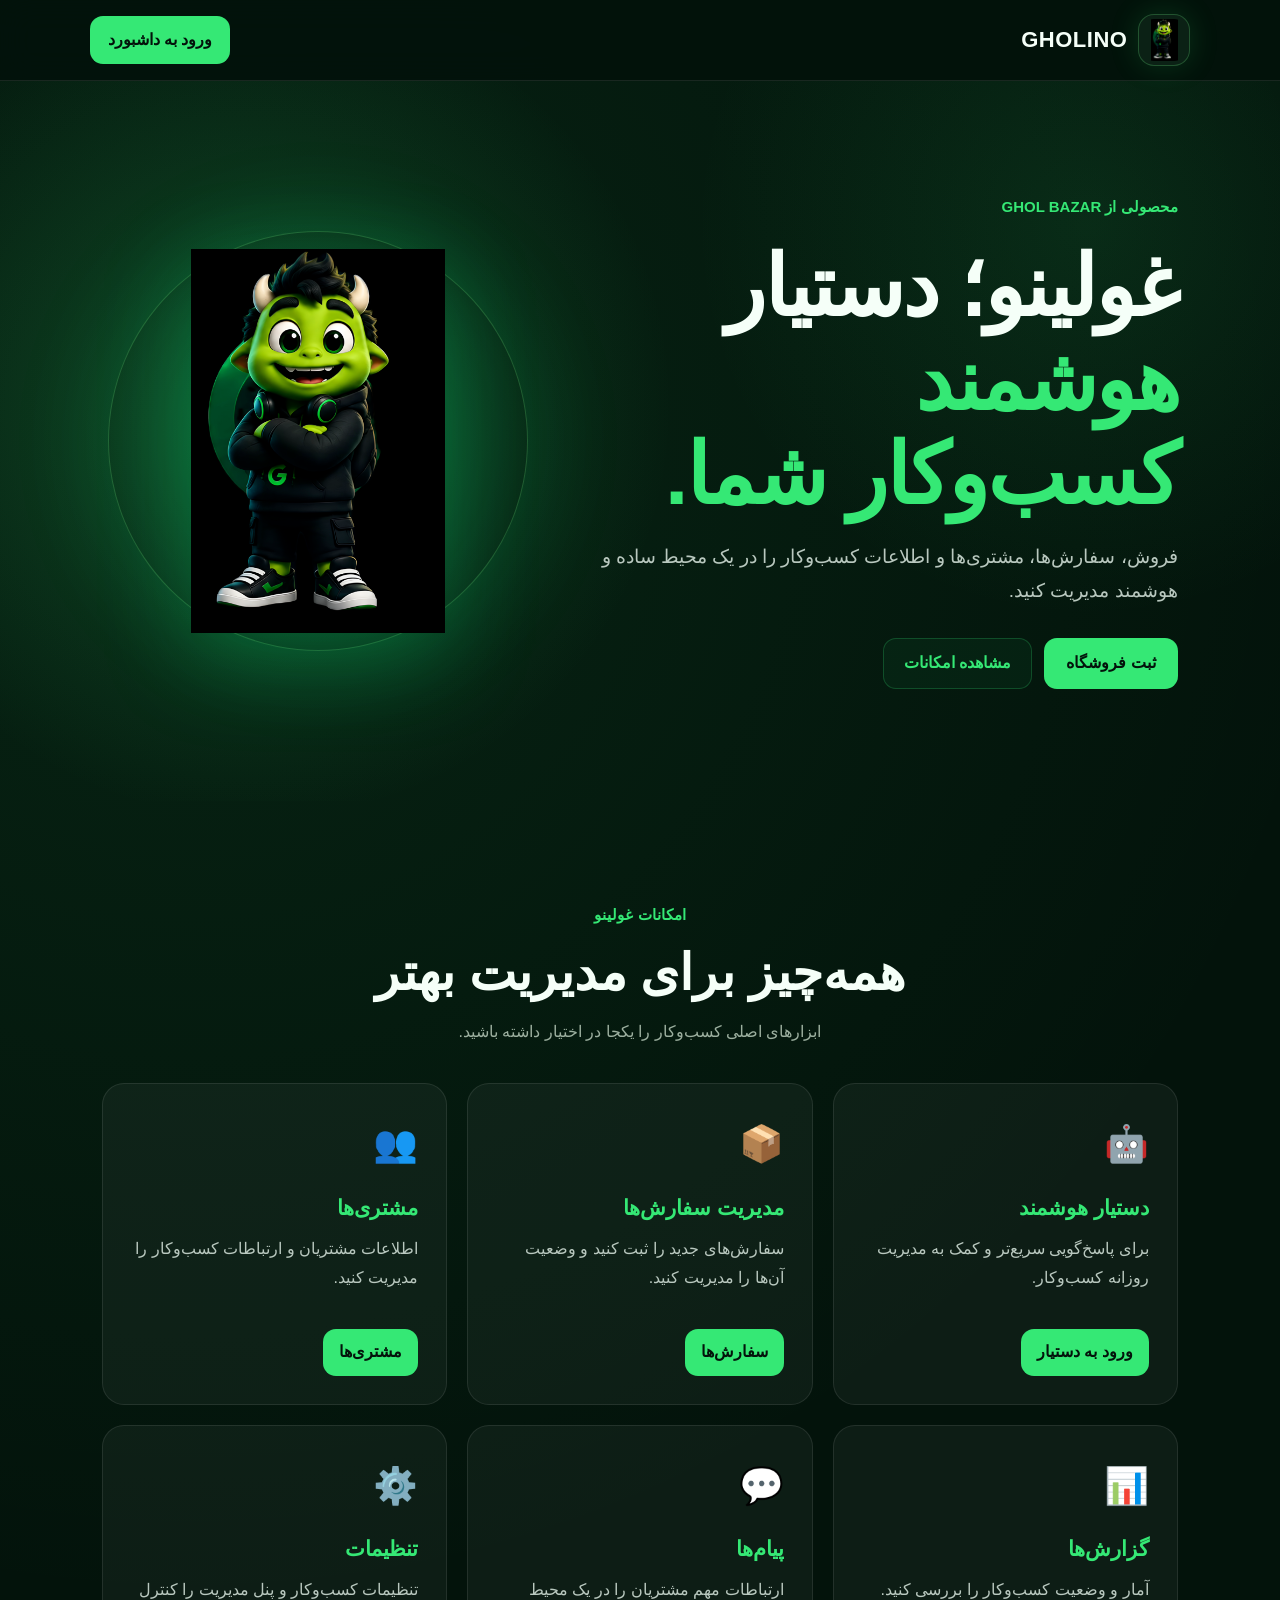
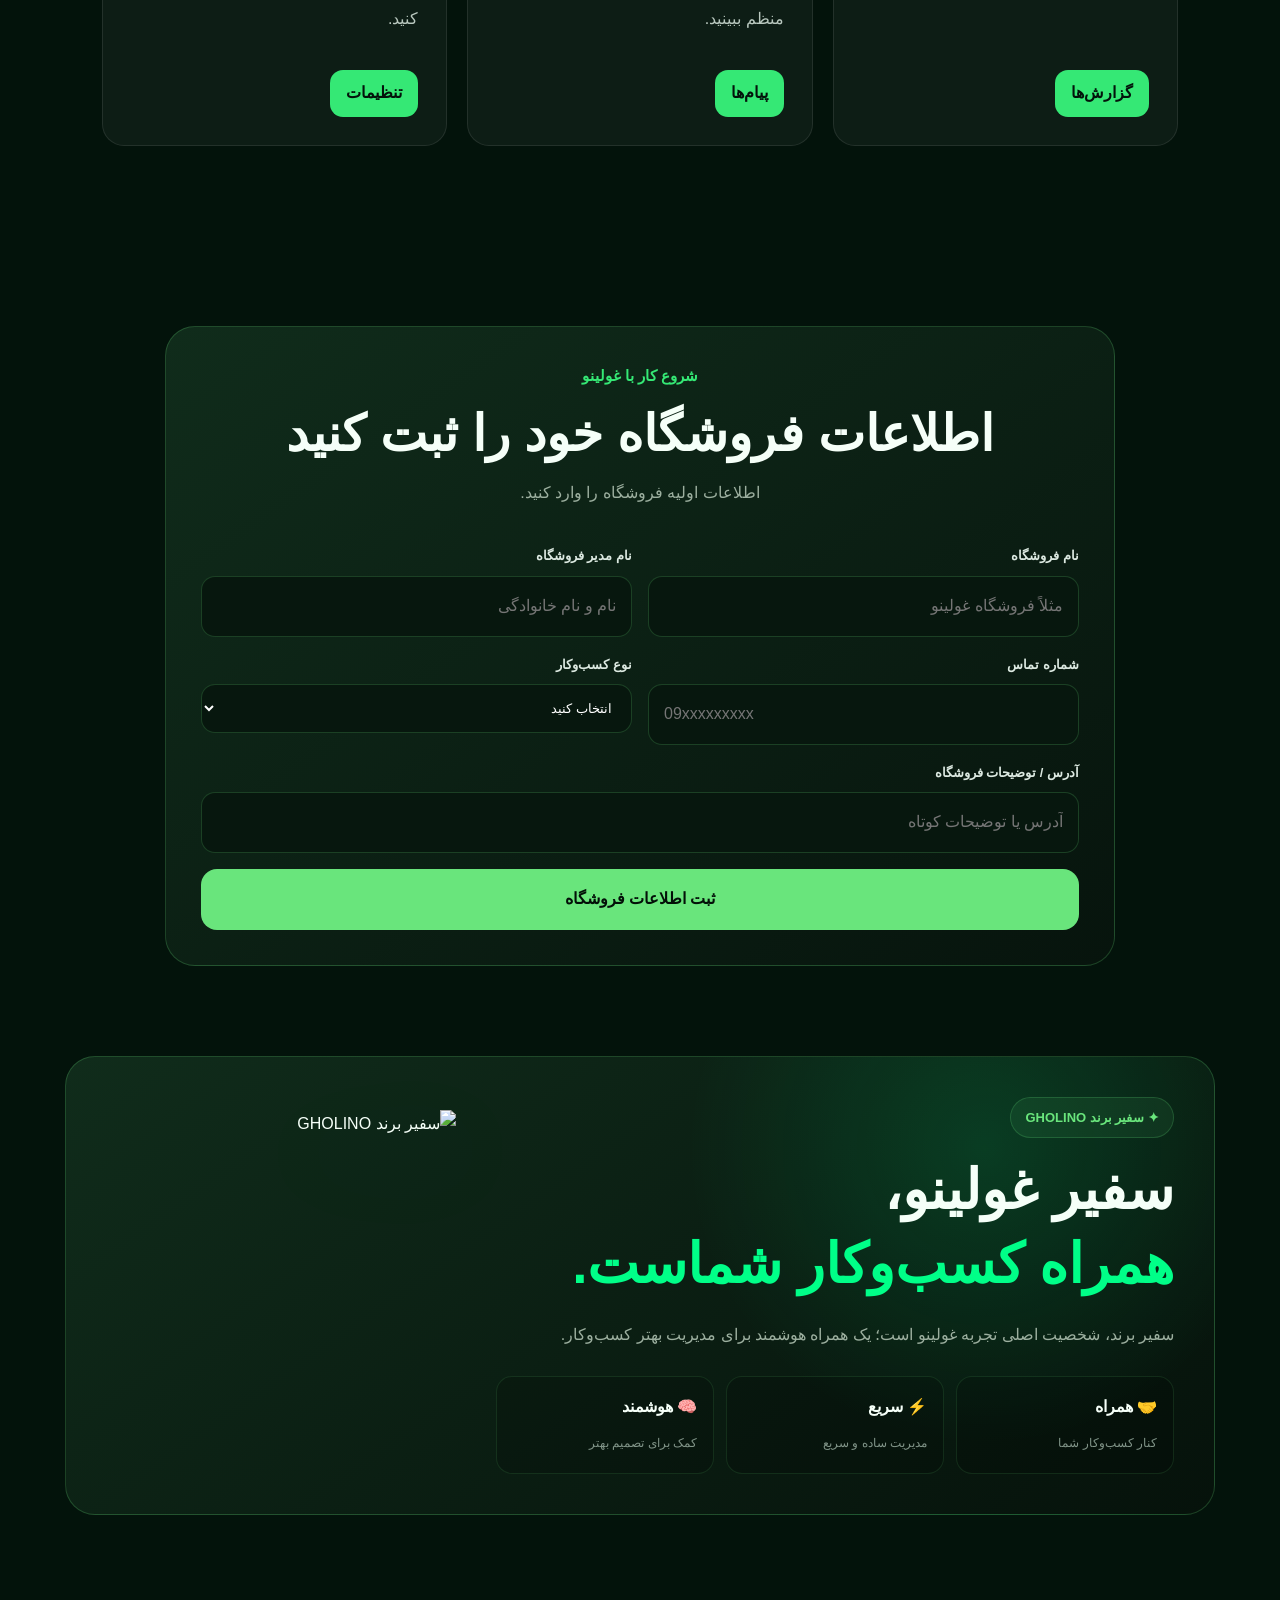
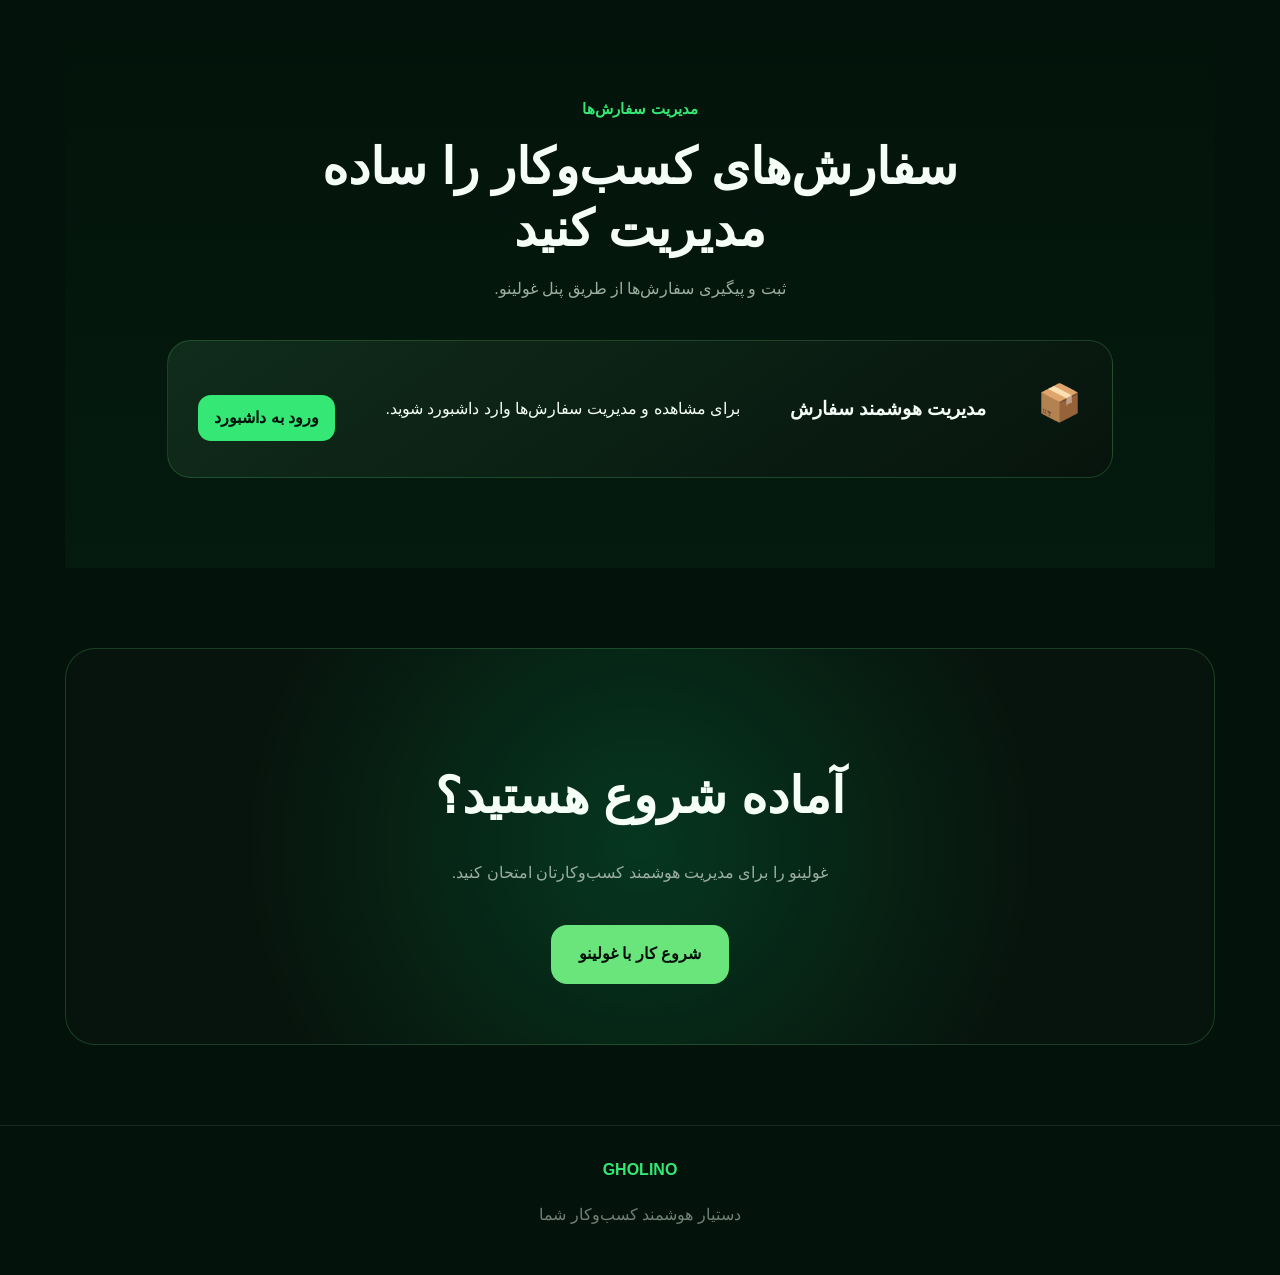
<file: index.html>
<!doctype html>
<html lang="fa" dir="rtl">
<head>
  <meta charset="UTF-8">
  <meta name="viewport" content="width=device-width, initial-scale=1.0">

  <title>GHOLINO | غولینو</title>

  <link rel="stylesheet" href="styles.css">

  <style>
    .brand-logo {
      width: 52px;
      height: 52px;
      object-fit: contain;
      border-radius: 16px;
      background: #0b2115;
      border: 1px solid rgba(105, 229, 124, .25);
      padding: 4px;
    }

    .hero-logo {
      width: 420px;
      height: 420px;
      border-radius: 50%;
      display: flex;
      align-items: center;
      justify-content: center;
      margin: auto;
      background:
        radial-gradient(
          circle,
          rgba(0, 255, 136, .25),
          rgba(0, 255, 136, .06) 55%,
          transparent 72%
        );
      border: 1px solid rgba(105, 229, 124, .25);
      box-shadow: 0 0 100px rgba(0, 255, 136, .15);
    }

    .hero-logo img {
      width: 92%;
      height: 92%;
      object-fit: contain;
      display: block;
      filter: drop-shadow(
        0 25px 45px rgba(0, 255, 136, .2)
      );
    }

    .ambassador-section {
      width: min(1150px, calc(100% - 30px));
      margin: 90px auto;
      padding: 40px;
      border-radius: 30px;
      background:
        radial-gradient(
          circle at 80% 20%,
          rgba(0, 255, 136, .14),
          transparent 30%
        ),
        linear-gradient(145deg, #102c1b, #06120b);
      border: 1px solid rgba(105, 229, 124, .22);
    }

    .ambassador-grid {
      display: grid;
      grid-template-columns: 1fr 350px;
      align-items: center;
      gap: 40px;
    }

    .ambassador-image {
      width: 100%;
      max-width: 350px;
      height: 350px;
      object-fit: contain;
      display: block;
      margin: auto;
      filter: drop-shadow(
        0 30px 50px rgba(0, 255, 136, .2)
      );
    }

    .ambassador-section h2 {
      font-size: clamp(32px, 5vw, 55px);
      line-height: 1.35;
      margin: 15px 0;
    }

    .ambassador-section h2 span {
      color: #00ff88;
    }

    .ambassador-section p {
      color: #9caf9f;
      line-height: 2.1;
    }

    .ambassador-badge {
      display: inline-block;
      padding: 8px 14px;
      border-radius: 999px;
      color: #69e57c;
      background: rgba(105, 229, 124, .08);
      border: 1px solid rgba(105, 229, 124, .2);
      font-size: 13px;
      font-weight: 900;
    }

    .ambassador-points {
      display: grid;
      grid-template-columns: repeat(3, 1fr);
      gap: 12px;
      margin-top: 25px;
    }

    .ambassador-point {
      padding: 16px;
      border-radius: 16px;
      background: rgba(0, 0, 0, .16);
      border: 1px solid rgba(105, 229, 124, .12);
    }

    .ambassador-point strong {
      display: block;
      margin-bottom: 6px;
    }

    .ambassador-point span {
      color: #819488;
      font-size: 12px;
    }

    .register-section {
      width: min(950px, calc(100% - 30px));
      margin: 80px auto;
      padding: 35px;
      border-radius: 30px;
      background: linear-gradient(145deg, #102c1b, #07140d);
      border: 1px solid rgba(105, 229, 124, .22);
    }

    .register-form {
      display: grid;
      grid-template-columns: repeat(2, 1fr);
      gap: 16px;
    }

    .input-group {
      display: flex;
      flex-direction: column;
      gap: 8px;
    }

    .input-group.full {
      grid-column: 1 / -1;
    }

    .input-group input,
    .input-group select {
      width: 100%;
      padding: 15px;
      border-radius: 14px;
      border: 1px solid rgba(105, 229, 124, .2);
      background: #07170e;
      color: #fff;
      outline: none;
      box-sizing: border-box;
    }

    .register-btn {
      grid-column: 1 / -1;
      padding: 16px;
      border: 0;
      border-radius: 16px;
      background: #69e57c;
      color: #031008;
      font-weight: 900;
      cursor: pointer;
    }

    .orders-section,
    .cta-section {
      width: min(1150px, calc(100% - 30px));
      margin: 80px auto;
    }

    .section-heading {
      text-align: center;
      margin-bottom: 35px;
    }

    .section-heading h2 {
      font-size: clamp(30px, 5vw, 50px);
      margin: 12px 0;
    }

    .section-heading p {
      color: #9caf9f;
      line-height: 2;
    }

    .order-card {
      padding: 30px;
      border-radius: 24px;
      background: linear-gradient(145deg, #102c1b, #07140d);
      border: 1px solid rgba(105, 229, 124, .2);
      text-align: center;
    }

    .cta-section {
      padding: 60px 30px;
      text-align: center;
      border-radius: 30px;
      background:
        radial-gradient(
          circle at center,
          rgba(0, 255, 136, .15),
          transparent 65%
        ),
        #07140d;
      border: 1px solid rgba(105, 229, 124, .2);
    }

    .cta-section h2 {
      font-size: clamp(30px, 5vw, 50px);
      margin-bottom: 15px;
    }

    .cta-section p {
      color: #9caf9f;
      line-height: 2;
    }

    .cta-btn {
      display: inline-block;
      margin-top: 20px;
      padding: 15px 28px;
      border-radius: 16px;
      background: #69e57c;
      color: #031008;
      text-decoration: none;
      font-weight: 900;
    }

    @media (max-width: 800px) {
      .hero-logo {
        width: 300px;
        height: 300px;
      }

      .ambassador-section {
        padding: 25px;
      }

      .ambassador-grid {
        grid-template-columns: 1fr;
        text-align: center;
      }

      .ambassador-image {
        order: -1;
        width: 260px;
        height: 260px;
      }

      .ambassador-points {
        grid-template-columns: 1fr;
      }

      .register-form {
        grid-template-columns: 1fr;
      }

      .input-group.full,
      .register-btn {
        grid-column: auto;
      }
    }
  </style>
</head>

<body>

  <!-- =========================
       HEADER
  ========================== -->

  <header class="site-header">

    <a href="index.html" class="brand">

      <img
        class="brand-logo"
        src="assets/    gholino-ambassador.PNG"
        alt="سفیر برند GHOLINO"
      >

      <span>GHOLINO</span>

    </a>

    <a
      href="dashboard.html"
      class="header-btn"
    >
      ورود به داشبورد
    </a>

  </header>


  <!-- =========================
       MAIN
  ========================== -->

  <main>

    <!-- =========================
         HERO
    ========================== -->

    <section class="hero" id="start">

      <div class="hero-content">

        <span class="eyebrow">
          محصولی از GHOL BAZAR
        </span>

        <h1>
          غولینو؛ دستیار
          <span>
            هوشمند کسب‌وکار شما.
          </span>
        </h1>

        <p>
          فروش، سفارش‌ها، مشتری‌ها و اطلاعات کسب‌وکار
          را در یک محیط ساده و هوشمند مدیریت کنید.
        </p>

        <div class="hero-actions">

          <a
            href="#register"
            class="main-btn"
          >
            ثبت فروشگاه
          </a>

          <a
            href="#features"
            class="secondary-btn"
          >
            مشاهده امکانات
          </a>

        </div>

      </div>


      <div class="hero-visual">

        <div class="hero-logo">

          <img
            src="assets/    gholino-ambassador.PNG"
            alt="سفیر برند GHOLINO"
          >

        </div>

      </div>

    </section>


    <!-- =========================
         FEATURES
    ========================== -->

    <section
      id="features"
      class="features-section"
    >

      <div class="section-heading">

        <span class="eyebrow">
          امکانات غولینو
        </span>

        <h2>
          همه‌چیز برای مدیریت بهتر
        </h2>

        <p>
          ابزارهای اصلی کسب‌وکار را یکجا در اختیار داشته باشید.
        </p>

      </div>


      <div class="feature-grid">


        <article class="feature-card">

          <div class="feature-icon">
            🤖
          </div>

          <h3>
            دستیار هوشمند
          </h3>

          <p>
            برای پاسخ‌گویی سریع‌تر و کمک به مدیریت روزانه کسب‌وکار.
          </p>

          <a
            href="dashboard.html#assistant"
            class="feature-btn"
          >
            ورود به دستیار
          </a>

        </article>


        <article class="feature-card">

          <div class="feature-icon">
            📦
          </div>

          <h3>
            مدیریت سفارش‌ها
          </h3>

          <p>
            سفارش‌های جدید را ثبت کنید و وضعیت آن‌ها را مدیریت کنید.
          </p>

          <a
            href="#orders"
            class="feature-btn"
          >
            سفارش‌ها
          </a>

        </article>


        <article class="feature-card">

          <div class="feature-icon">
            👥
          </div>

          <h3>
            مشتری‌ها
          </h3>

          <p>
            اطلاعات مشتریان و ارتباطات کسب‌وکار را مدیریت کنید.
          </p>

          <a
            href="dashboard.html#customers"
            class="feature-btn"
          >
            مشتری‌ها
          </a>

        </article>


        <article class="feature-card">

          <div class="feature-icon">
            📊
          </div>

          <h3>
            گزارش‌ها
          </h3>

          <p>
            آمار و وضعیت کسب‌وکار را بررسی کنید.
          </p>

          <a
            href="dashboard.html#reports"
            class="feature-btn"
          >
            گزارش‌ها
          </a>

        </article>


        <article class="feature-card">

          <div class="feature-icon">
            💬
          </div>

          <h3>
            پیام‌ها
          </h3>

          <p>
            ارتباطات مهم مشتریان را در یک محیط منظم ببینید.
          </p>

          <a
            href="dashboard.html#messages"
            class="feature-btn"
          >
            پیام‌ها
          </a>

        </article>


        <article class="feature-card">

          <div class="feature-icon">
            ⚙️
          </div>

          <h3>
            تنظیمات
          </h3>

          <p>
            تنظیمات کسب‌وکار و پنل مدیریت را کنترل کنید.
          </p>

          <a
            href="dashboard.html#settings"
            class="feature-btn"
          >
            تنظیمات
          </a>

        </article>

      </div>

    </section>


    <!-- =========================
         REGISTER
    ========================== -->

    <section
      id="register"
      class="register-section"
    >

      <div class="section-heading">

        <span class="eyebrow">
          شروع کار با غولینو
        </span>

        <h2>
          اطلاعات فروشگاه خود را ثبت کنید
        </h2>

        <p>
          اطلاعات اولیه فروشگاه را وارد کنید.
        </p>

      </div>


      <form
        id="storeRegisterForm"
        class="register-form"
      >

        <div class="input-group">

          <label for="storeName">
            نام فروشگاه
          </label>

          <input
            id="storeName"
            type="text"
            placeholder="مثلاً فروشگاه غولینو"
            required
          >

        </div>


        <div class="input-group">

          <label for="ownerName">
            نام مدیر فروشگاه
          </label>

          <input
            id="ownerName"
            type="text"
            placeholder="نام و نام خانوادگی"
            required
          >

        </div>


        <div class="input-group">

          <label for="phone">
            شماره تماس
          </label>

          <input
            id="phone"
            type="tel"
            placeholder="09xxxxxxxxx"
            required
          >

        </div>


        <div class="input-group">

          <label for="storeType">
            نوع کسب‌وکار
          </label>

          <select id="storeType">

            <option value="">
              انتخاب کنید
            </option>

            <option value="فروشگاه اینترنتی">
              فروشگاه اینترنتی
            </option>

            <option value="فروشگاه فیزیکی">
              فروشگاه فیزیکی
            </option>

            <option value="خدماتی">
              خدماتی
            </option>

            <option value="تولیدی">
              تولیدی
            </option>

            <option value="سایر">
              سایر
            </option>

          </select>

        </div>


        <div class="input-group full">

          <label for="storeAddress">
            آدرس / توضیحات فروشگاه
          </label>

          <input
            id="storeAddress"
            type="text"
            placeholder="آدرس یا توضیحات کوتاه"
          >

        </div>


        <button
          type="submit"
          class="register-btn"
        >
          ثبت اطلاعات فروشگاه
        </button>

      </form>

    </section>


    <!-- =========================
         BRAND AMBASSADOR
    ========================== -->

    <section
      class="ambassador-section"
    >

      <div class="ambassador-grid">


        <div>

          <span class="ambassador-badge">
            ✦ سفیر برند GHOLINO
          </span>

          <h2>

            سفیر غولینو،

            <br>

            <span>
              همراه کسب‌وکار شماست.
            </span>

          </h2>

          <p>
            سفیر برند، شخصیت اصلی تجربه غولینو است؛
            یک همراه هوشمند برای مدیریت بهتر کسب‌وکار.
          </p>


          <div class="ambassador-points">


            <div class="ambassador-point">

              <strong>
                🤝 همراه
              </strong>

              <span>
                کنار کسب‌وکار شما
              </span>

            </div>


            <div class="ambassador-point">

              <strong>
                ⚡ سریع
              </strong>

              <span>
                مدیریت ساده و سریع
              </span>

            </div>


            <div class="ambassador-point">

              <strong>
                🧠 هوشمند
              </strong>

              <span>
                کمک برای تصمیم بهتر
              </span>

            </div>


          </div>

        </div>


        <img
          class="ambassador-image"assets/    gholino-ambassador.PNG"
          alt="سفیر برند GHOLINO"
        >

      </div>

    </section>


    <!-- =========================
         ORDERS
    ========================== -->

    <section
      id="orders"
      class="orders-section"
    >

      <div class="section-heading">

        <span class="eyebrow">
          مدیریت سفارش‌ها
        </span>

        <h2>
          سفارش‌های کسب‌وکار را ساده مدیریت کنید
        </h2>

        <p>
          ثبت و پیگیری سفارش‌ها از طریق پنل غولینو.
        </p>

      </div>


      <div class="order-card">

        <div class="feature-icon">
          📦
        </div>

        <h3>
          مدیریت هوشمند سفارش
        </h3>

        <p>
          برای مشاهده و مدیریت سفارش‌ها وارد داشبورد شوید.
        </p>

        <a
          href="dashboard.html"
          class="feature-btn"
        >
          ورود به داشبورد
        </a>

      </div>

    </section>


    <!-- =========================
         CTA
    ========================== -->

    <section class="cta-section">

      <h2>
        آماده شروع هستید؟
      </h2>

      <p>
        غولینو را برای مدیریت هوشمند کسب‌وکارتان امتحان کنید.
      </p>

      <a
        href="#register"
        class="cta-btn"
      >
        شروع کار با غولینو
      </a>

    </section>

  </main>


  <!-- =========================
       FOOTER
  ========================== -->

  <footer class="site-footer">

    <div>

      <strong>
        GHOLINO
      </strong>

      <p>
        دستیار هوشمند کسب‌وکار شما
      </p>

    </div>

  </footer>


  <!-- =========================
       JAVASCRIPT
  ========================== -->

  <script src="app.js"></script>

</body>
</html>
</file>
<file: styles.css>
* {
  box-sizing: border-box;
}

html {
  scroll-behavior: smooth;
}

:root {
  --bg: #03130b;
  --bg-soft: #061d10;
  --card: #092517;
  --card-light: rgba(255, 255, 255, 0.045);
  --green: #35e875;
  --green-dark: #0b8f42;
  --text: #f5fff8;
  --muted: #b9c8bf;
  --muted-dark: #718077;
  --border: rgba(255, 255, 255, 0.09);
  --green-border: rgba(53, 232, 117, 0.22);
  --radius: 22px;
}

body {
  margin: 0;
  min-height: 100vh;
  overflow-x: hidden;
  font-family:
    -apple-system,
    BlinkMacSystemFont,
    "Segoe UI",
    Tahoma,
    Arial,
    sans-serif;

  background:
    radial-gradient(
      circle at 15% 10%,
      rgba(53, 232, 117, 0.08),
      transparent 28%
    ),
    var(--bg);

  color: var(--text);
  line-height: 1.8;
}

button,
input {
  font: inherit;
}

button {
  cursor: pointer;
}

a {
  color: inherit;
  text-decoration: none;
}


/* HEADER */

.site-header {
  position: sticky;
  top: 0;
  z-index: 100;

  min-height: 76px;

  display: flex;
  align-items: center;
  justify-content: space-between;

  gap: 20px;
  padding: 14px 7%;

  background: rgba(3, 19, 11, 0.94);
  border-bottom: 1px solid var(--border);

  backdrop-filter: blur(16px);
  -webkit-backdrop-filter: blur(16px);
}

.brand {
  display: inline-flex;
  align-items: center;
  gap: 11px;

  font-size: 22px;
  font-weight: 900;
  letter-spacing: 0.5px;
}

.brand-logo {
  width: 42px;
  height: 42px;

  display: grid;
  place-items: center;

  border-radius: 13px;

  background: var(--green);
  color: var(--bg);

  font-size: 25px;
  font-weight: 900;

  box-shadow: 0 0 30px rgba(53, 232, 117, 0.15);
}

.header-btn,
.main-btn,
.card-btn,
.feature-btn,
.secondary-btn,
.back-btn {
  border-radius: 13px;
  transition:
    transform 0.2s ease,
    opacity 0.2s ease,
    background 0.2s ease;
}

.header-btn:hover,
.main-btn:hover,
.card-btn:hover,
.feature-btn:hover,
.secondary-btn:hover,
.back-btn:hover {
  transform: translateY(-2px);
}

.header-btn {
  padding: 10px 18px;

  background: var(--green);
  color: var(--bg);

  font-weight: 900;
}

.back-btn {
  color: var(--green);
  font-weight: 800;
}


/* COMMON */

main {
  width: 100%;
}

.eyebrow {
  display: inline-block;

  color: var(--green);
  font-size: 15px;
  font-weight: 800;
}

.section-heading {
  max-width: 760px;
  margin: 0 auto 42px;
  text-align: center;
}

.section-heading h2,
.about-section h2,
.dashboard-title,
.dashboard-section-heading h2 {
  margin: 8px 0 12px;

  font-size: clamp(32px, 5vw, 52px);
  line-height: 1.25;
}

.section-heading p,
.about-section p,
.dashboard-welcome p {
  margin: 0;
  color: var(--muted);
}


/* HERO */

.hero {
  position: relative;

  min-height: 720px;

  display: grid;
  grid-template-columns: minmax(0, 1.15fr) minmax(300px, 0.85fr);
  align-items: center;

  gap: 60px;

  padding: 90px 8%;

  overflow: hidden;

  background:
    radial-gradient(
      circle at 20% 45%,
      rgba(53, 232, 117, 0.2),
      transparent 38%
    ),
    radial-gradient(
      circle at 85% 20%,
      rgba(53, 232, 117, 0.1),
      transparent 32%
    );
}

.hero-content {
  max-width: 760px;
}

.hero h1 {
  margin: 18px 0;

  max-width: 780px;

  font-size: clamp(48px, 7vw, 84px);
  line-height: 1.12;
  letter-spacing: -2px;
}

.hero h1 span {
  display: block;
  color: var(--green);
}

.hero p {
  max-width: 650px;

  margin: 0 0 30px;

  color: var(--muted);
  font-size: 19px;
}

.hero-actions {
  display: flex;
  flex-wrap: wrap;
  align-items: center;
  gap: 12px;
}

.main-btn {
  display: inline-flex;
  align-items: center;
  justify-content: center;

  min-height: 48px;
  padding: 11px 22px;

  border: 0;

  background: var(--green);
  color: var(--bg);

  font-weight: 900;
}

.secondary-btn {
  display: inline-flex;
  align-items: center;
  justify-content: center;

  min-height: 48px;
  padding: 10px 20px;

  border: 1px solid var(--green-border);

  background: rgba(53, 232, 117, 0.05);
  color: var(--green);

  font-weight: 800;
}

.hero-trust {
  display: flex;
  flex-wrap: wrap;
  gap: 18px;

  margin-top: 24px;

  color: #91a399;
  font-size: 14px;
}

.hero-visual {
  position: relative;

  min-height: 400px;

  display: grid;
  place-items: center;
}

.hero-logo {
  width: min(300px, 70vw);
  height: min(300px, 70vw);

  display: grid;
  place-items: center;

  border-radius: 50%;

  background:
    radial-gradient(
      circle at 35% 30%,
      #63f493,
      var(--green-dark)
    );

  color: var(--bg);

  font-size: clamp(110px, 14vw, 155px);
  font-weight: 950;

  box-shadow:
    0 0 80px rgba(53, 232, 117, 0.22),
    inset 0 0 40px rgba(255, 255, 255, 0.08);
}

.floating-card {
  position: absolute;

  display: flex;
  align-items: center;
  gap: 9px;

  min-width: 170px;
  padding: 13px 16px;

  border: 1px solid var(--green-border);
  border-radius: 16px;

  background: rgba(6, 29, 16, 0.92);

  box-shadow: 0 20px 50px rgba(0, 0, 0, 0.25);

  backdrop-filter: blur(10px);
}

.floating-card strong {
  display: block;
  font-size: 13px;
}

.floating-card small {
  display: block;
  color: var(--muted);
  font-size: 11px;
}

.floating-card-one {
  right: 0;
  top: 30px;
}

.floating-card-two {
  left: 0;
  bottom: 35px;
}


/* FEATURES */

.features-section {
  padding: 100px 8%;
}

.feature-grid {
  max-width: 1150px;

  display: grid;
  grid-template-columns: repeat(3, 1fr);

  gap: 20px;

  margin: auto;
}

.feature-card {
  min-height: 275px;

  padding: 28px;

  border: 1px solid var(--border);
  border-radius: var(--radius);

  background: var(--card-light);

  transition:
    transform 0.25s ease,
    border-color 0.25s ease;
}

.feature-card:hover {
  transform: translateY(-5px);
  border-color: var(--green-border);
}

.feature-icon {
  font-size: 36px;
  margin-bottom: 12px;
}

.feature-card h3 {
  margin: 0 0 8px;

  color: var(--green);
  font-size: 21px;
}

.feature-card p {
  min-height: 76px;

  margin: 0;

  color: var(--muted);
}

.feature-btn {
  display: inline-flex;

  margin-top: 18px;
  padding: 9px 16px;

  background: var(--green);
  color: var(--bg);

  font-weight: 800;
}


/* ORDERS */

.orders-section {
  padding: 90px 8%;

  background:
    linear-gradient(
      180deg,
      transparent,
      rgba(53, 232, 117, 0.035)
    );
}

.order-panel {
  max-width: 1050px;

  margin: auto;
  padding: 25px;

  border: 1px solid var(--border);
  border-radius: 25px;

  background: rgba(255, 255, 255, 0.035);
}

.order-form {
  display: grid;
  grid-template-columns: repeat(3, 1fr) auto;
  gap: 13px;

  align-items: end;
}

.input-group {
  display: flex;
  flex-direction: column;
  gap: 7px;
}

.input-group label {
  color: #dce9e1;
  font-size: 13px;
  font-weight: 700;
}

.input-group input {
  width: 100%;

  min-height: 49px;

  padding: 10px 14px;

  border: 1px solid rgba(255, 255, 255, 0.1);
  border-radius: 13px;

  outline: none;

  background: #061b10;
  color: white;
}

.input-group input:focus {
  border-color: var(--green);
  box-shadow: 0 0 0 3px rgba(53, 232, 117, 0.08);
}

.order-submit {
  min-height: 49px;
  white-space: nowrap;
}

.orders-list {
  display: grid;
  gap: 12px;

  margin-top: 25px;
}

.empty-orders {
  padding: 25px;

  border: 1px dashed rgba(255, 255, 255, 0.12);
  border-radius: 16px;

  color: var(--muted);
  text-align: center;
}

.order-card {
  display: flex;
  align-items: center;
  justify-content: space-between;

  gap: 15px;

  padding: 18px;

  border: 1px solid var(--green-border);
  border-radius: 17px;

  background: #071e11;
}

.order-info h3 {
  margin: 0 0 4px;

  color: var(--green);
  font-size: 18px;
}

.order-info p {
  margin: 2px 0;

  color: var(--muted);
  font-size: 13px;
}

.order-actions {
  display: flex;
  flex-wrap: wrap;
  gap: 7px;
}

.order-action {
  border: 1px solid var(--green-border);
  border-radius: 10px;

  padding: 8px 12px;

  background: rgba(53, 232, 117, 0.08);
  color: var(--green);

  font-weight: 700;
}

.order-action.delete {
  color: #ff8d8d;
  border-color: rgba(255, 100, 100, 0.2);
}


/* ABOUT */

.about-section {
  max-width: 1050px;

  margin: 40px auto 100px;
  padding: 75px 8%;

  text-align: center;

  border: 1px solid var(--border);
  border-radius: 32px;

  background:
    radial-gradient(
      circle at center,
      rgba(53, 232, 117, 0.15),
      transparent 65%
    ),
    rgba(255, 255, 255, 0.035);
}

.about-section p {
  max-width: 700px;
  margin: 0 auto 28px;
}


/* DASHBOARD */

.dashboard-main {
  max-width: 1150px;

  margin: auto;
  padding: 55px 20px 90px;
}

.dashboard-welcome {
  margin-bottom: 35px;
}

.dashboard-welcome h1 {
  margin: 8px 0;

  font-size: clamp(36px, 6vw, 55px);
}

.stats-grid {
  display: grid;
  grid-template-columns: repeat(4, 1fr);

  gap: 15px;

  margin-bottom: 45px;
}

.stat-card {
  padding: 21px;

  border: 1px solid var(--green-border);
  border-radius: 18px;

  background: var(--card);
}

.stat-card span {
  display: block;

  color: var(--muted);
  font-size: 13px;
}

.stat-card strong {
  display: block;

  margin-top: 8px;

  color: var(--green);
  font-size: 29px;
  line-height: 1.2;
}

.stat-card small {
  color: #72887b;
  font-size: 11px;
}

.dashboard-title {
  margin-bottom: 22px;

  font-size: 30px;
}

.dashboard-grid {
  display: grid;
  grid-template-columns: repeat(3, 1fr);

  gap: 17px;
}

.dashboard-card {
  padding: 25px;

  border: 1px solid var(--green-border);
  border-radius: 20px;

  background: var(--card);

  transition: transform 0.2s ease;
}

.dashboard-card:hover {
  transform: translateY(-4px);
}

.card-icon {
  font-size: 33px;
}

.dashboard-card h3 {
  margin: 8px 0;

  color: var(--green);
  font-size: 21px;
}

.dashboard-card p {
  min-height: 75px;

  color: var(--muted);
  line-height: 1.9;
}

.card-btn {
  display: inline-flex;
  align-items: center;
  justify-content: center;

  border: 0;

  padding: 10px 16px;

  background: var(--green);
  color: var(--bg);

  font-weight: 850;
}

.dashboard-orders,
.activity-section {
  margin-top: 55px;
}

.dashboard-section-heading {
  display: flex;
  align-items: end;
  justify-content: space-between;

  gap: 20px;

  margin-bottom: 20px;
}

.dashboard-section-heading h2 {
  font-size: 30px;
}

.dashboard-orders-list {
  display: grid;
  gap: 12px;
}

.dashboard-order {
  display: flex;
  align-items: center;
  justify-content: space-between;

  gap: 20px;

  padding: 18px;

  border: 1px solid var(--border);
  border-radius: 16px;

  background: var(--card);
}

.dashboard-order h3 {
  margin: 0;

  color: var(--green);
}

.dashboard-order p {
  margin: 3px 0;

  color: var(--muted);
  font-size: 13px;
}

.status {
  display: inline-flex;

  padding: 5px 10px;

  border-radius: 30px;

  background: rgba(53, 232, 117, 0.09);
  color: var(--green);

  font-size: 12px;
  font-weight: 800;
}

.activity-list {
  overflow: hidden;

  border: 1px solid var(--border);
  border-radius: 20px;

  background: var(--card);
}

.activity-item {
  display: flex;
  align-items: center;

  gap: 14px;

  padding: 18px;

  border-bottom: 1px solid var(--border);
}

.activity-item:last-child {
  border-bottom: 0;
}

.activity-icon {
  width: 42px;
  height: 42px;

  display: grid;
  place-items: center;

  border-radius: 13px;

  background: rgba(53, 232, 117, 0.08);
}

.activity-item strong {
  display: block;
}

.activity-item small {
  color: var(--muted-dark);
}


/* FOOTER */

.site-footer {
  display: flex;
  justify-content: center;
  align-items: center;
  flex-wrap: wrap;

  gap: 8px 15px;

  padding: 30px 20px;

  color: var(--muted-dark);

  border-top: 1px solid var(--border);

  text-align: center;
}

.site-footer strong {
  color: var(--green);
}


/* NOTIFICATION */

.toast {
  position: fixed;

  right: 20px;
  bottom: 20px;

  z-index: 9999;

  max-width: calc(100vw - 40px);

  padding: 13px 17px;

  border: 1px solid var(--green-border);
  border-radius: 13px;

  background: #092517;
  color: white;

  box-shadow: 0 15px 40px rgba(0, 0, 0, 0.3);

  animation: toastIn 0.25s ease;
}

@keyframes toastIn {
  from {
    opacity: 0;
    transform: translateY(10px);
  }

  to {
    opacity: 1;
    transform: translateY(0);
  }
}


/* MOBILE */

@media (max-width: 900px) {

  .hero {
    grid-template-columns: 1fr;

    text-align: center;

    padding-top: 70px;
  }

  .hero-content {
    margin: auto;
  }

  .hero-actions,
  .hero-trust {
    justify-content: center;
  }

  .hero-visual {
    min-height: 330px;
  }

  .feature-grid {
    grid-template-columns: repeat(2, 1fr);
  }

  .order-form {
    grid-template-columns: 1fr 1fr;
  }

  .order-submit {
    grid-column: 1 / -1;
  }

  .stats-grid {
    grid-template-columns: repeat(2, 1fr);
  }

  .dashboard-grid {
    grid-template-columns: repeat(2, 1fr);
  }
}


@media (max-width: 600px) {

  .site-header {
    padding: 11px 16px;
  }

  .brand {
    font-size: 18px;
  }

  .brand-logo {
    width: 38px;
    height: 38px;

    font-size: 22px;
  }

  .header-btn {
    padding: 9px 12px;

    font-size: 12px;
  }

  .hero {
    min-height: auto;

    padding: 65px 20px 75px;
  }

  .hero h1 {
    font-size: 43px;
    letter-spacing: -1px;
  }

  .hero p {
    font-size: 16px;
  }

  .hero-visual {
    width: 100%;
    min-height: 290px;
  }

  .hero-logo {
    width: 210px;
    height: 210px;

    font-size: 105px;
  }

  .floating-card {
    min-width: 145px;

    padding: 10px 12px;
  }

  .floating-card-one {
    right: -2px;
    top: 8px;
  }

  .floating-card-two {
    left: -2px;
    bottom: 8px;
  }

  .features-section,
  .orders-section {
    padding: 70px 16px;
  }

  .feature-grid {
    grid-template-columns: 1fr;
  }

  .feature-card {
    min-height: auto;
  }

  .order-form {
    grid-template-columns: 1fr;
  }

  .order-submit {
    grid-column: auto;
  }

  .order-panel {
    padding: 17px;
  }

  .order-card,
  .dashboard-order {
    align-items: flex-start;
    flex-direction: column;
  }

  .order-actions {
    width: 100%;
  }

  .order-action {
    flex: 1;
  }

  .about-section {
    margin: 25px 16px 70px;
    padding: 50px 22px;
  }

  .dashboard-main {
    padding: 40px 15px 70px;
  }

  .stats-grid {
    grid-template-columns: 1fr 1fr;
    gap: 10px;
  }

  .stat-card {
    padding: 15px;
  }

  .stat-card strong {
    font-size: 23px;
  }

  .dashboard-grid {
    grid-template-columns: 1fr;
  }

  .dashboard-card p {
    min-height: auto;
  }

  .dashboard-section-heading {
    align-items: flex-start;
    flex-direction: column;
  }

  .dashboard-section-heading h2 {
    font-size: 27px;
  }

  .back-btn {
    font-size: 13px;
  }

  .site-footer {
    padding: 25px 15px;
  }
}
</file>
